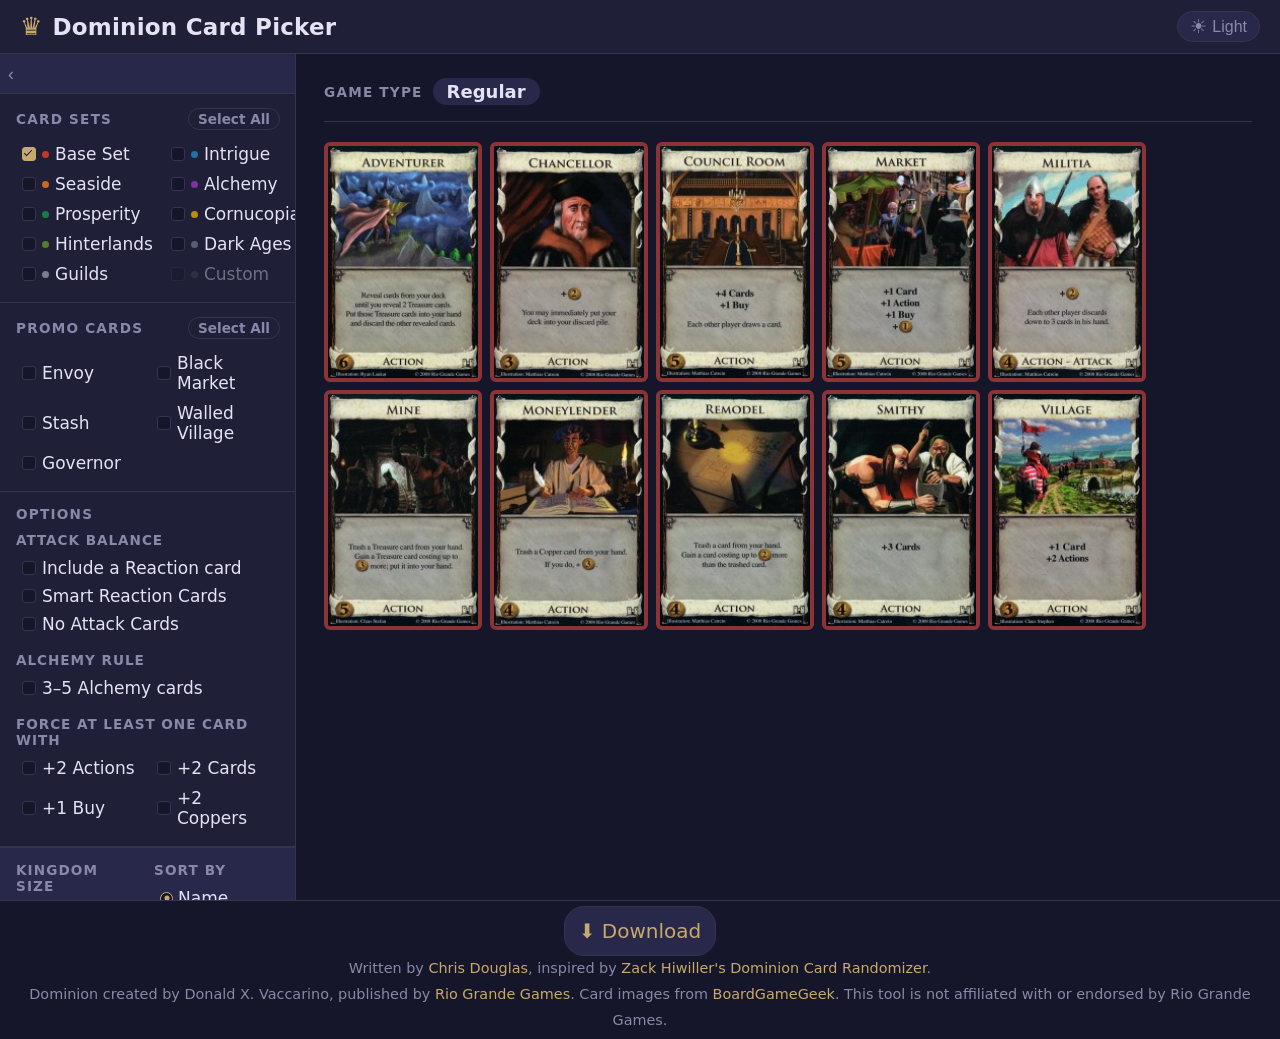
<file: index.html>
<!DOCTYPE html>
<html lang="en" data-theme="dark">
<head>
  <meta charset="UTF-8" />
  <meta name="viewport" content="width=device-width, initial-scale=1.0" />
  <title>Dominion Card Picker</title>
  <!-- Runs before CSS to prevent flash of wrong theme -->
  <script>
    (function () {
      const t = localStorage.getItem('dominion-theme');
      if (t) document.documentElement.setAttribute('data-theme', t);
    })();
  </script>
  <link rel="stylesheet" href="css/index.css" />
  <script src="js/card_data.js"></script>
  <script type="module" src="js/dominion_picker.js"></script>
</head>
<body>

  <header class="site-header">
    <div class="header-inner">
      <div class="header-brand">
        <span class="brand-icon" aria-hidden="true">♛</span>
        <h1>Dominion Card Picker</h1>
      </div>
      <button id="themeToggle" class="theme-toggle" type="button" aria-label="Switch to light mode">
        <span class="theme-icon">☀</span>
        <span class="theme-label">Light</span>
      </button>
    </div>
  </header>

  <div class="app-layout">

    <!-- ── Sidebar ── -->
    <div class="sidebar-track" id="sidebarTrack">
    <aside class="sidebar" id="sidebar">
      <button class="sidebar-toggle" id="sidebarToggle" type="button" aria-label="Toggle controls panel">
        <span class="sidebar-toggle-icon" aria-hidden="true">‹</span>
        <span class="sidebar-toggle-label">Controls</span>
      </button>
      <form name="controlForm" novalidate>

        <!-- Card Sets -->
        <section class="panel">
          <div class="panel-header">
            <h2 class="panel-title">Card Sets</h2>
            <label class="select-all-chip">
              <input type="checkbox" id="allSetsToggle" value="31" name="allSets" />
              <span id="allCardsText">Select All</span>
            </label>
          </div>
          <div class="checkbox-grid" id="cardSetGrid"></div>
        </section>

        <!-- Promo Cards -->
        <section class="panel">
          <div class="panel-header">
            <h2 class="panel-title">Promo Cards</h2>
            <label class="select-all-chip">
              <input type="checkbox" id="allPromosToggle" value="32" name="allSets" />
              <span id="allPromoCardsText">Select All</span>
            </label>
          </div>
          <div class="checkbox-grid checkbox-grid--promos">
            <label class="check-item">
              <input type="checkbox" name="envoy" value="20" />
              <span class="check-box"></span>Envoy
            </label>
            <label class="check-item">
              <input type="checkbox" name="blackMarket" value="21" />
              <span class="check-box"></span>Black Market
            </label>
            <label class="check-item">
              <input type="checkbox" name="stash" value="22" />
              <span class="check-box"></span>Stash
            </label>
            <label class="check-item">
              <input type="checkbox" name="walledvillage" value="23" />
              <span class="check-box"></span>Walled Village
            </label>
            <label class="check-item">
              <input type="checkbox" name="governor" value="24" />
              <span class="check-box"></span>Governor
            </label>
          </div>
        </section>

        <!-- Options -->
        <section class="panel">
          <h2 class="panel-title">Options</h2>

          <div class="option-group">
            <h3 class="option-group-title">Attack Balance</h3>
            <label class="check-item">
              <input type="checkbox" name="attackBalance" value="35" />
              <span class="check-box"></span>
              Include a Reaction card
            </label>
            <label class="check-item" title="Picks the reaction card that best counters the selected attack cards.">
              <input type="checkbox" name="smartAttackBalance" value="36" />
              <span class="check-box"></span>
              Smart Reaction Cards
            </label>
            <label class="check-item">
              <input type="checkbox" name="noAttack" value="40" />
              <span class="check-box"></span>
              No Attack Cards
            </label>
          </div>

          <div class="option-group">
            <h3 class="option-group-title">Alchemy Rule</h3>
            <label class="check-item" title="Applies the recommended 3–5 Alchemy card rule when Alchemy is selected.">
              <input type="checkbox" name="randomAlchemy" value="32" />
              <span class="check-box"></span>
              3–5 Alchemy cards
            </label>
          </div>

          <div class="option-group">
            <h3 class="option-group-title">Force at Least One Card With</h3>
            <div class="force-grid">
              <label class="check-item" title="Forces at least 1 card that grants +2 or more Actions.">
                <input type="checkbox" name="mustActions" value="50" />
                <span class="check-box"></span>+2 Actions
              </label>
              <label class="check-item" title="Forces at least 1 card that grants +2 or more Cards.">
                <input type="checkbox" name="mustCards" value="51" />
                <span class="check-box"></span>+2 Cards
              </label>
              <label class="check-item" title="Forces at least 1 card that grants +1 or more Buys.">
                <input type="checkbox" name="mustBuys" value="52" />
                <span class="check-box"></span>+1 Buy
              </label>
              <label class="check-item" title="Forces at least 1 card that grants +2 or more Coppers.">
                <input type="checkbox" name="mustCoppers" value="53" />
                <span class="check-box"></span>+2 Coppers
              </label>
            </div>
          </div>
        </section>

        <!-- Generate -->
        <section class="panel panel--generate">
          <div class="generate-controls">
            <div class="generate-count">
              <label class="field-label" for="numberOfCards">Kingdom Size</label>
              <select name="numberOfCards" id="numberOfCards">
                <option value="10" selected>10 cards</option>
                <option value="11">11 cards</option>
                <option value="12">12 cards</option>
                <option value="13">13 cards</option>
                <option value="14">14 cards</option>
                <option value="15">15 cards</option>
              </select>
            </div>
            <div class="sort-controls">
              <span class="field-label">Sort By</span>
              <div class="radio-group">
                <label class="radio-item">
                  <input type="radio" name="sortOption" value="0" checked />
                  <span class="radio-dot"></span>Name
                </label>
                <label class="radio-item">
                  <input type="radio" name="sortOption" value="1" />
                  <span class="radio-dot"></span>Cost
                </label>
                <label class="radio-item">
                  <input type="radio" name="sortOption" value="2" />
                  <span class="radio-dot"></span>Set
                </label>
              </div>
            </div>
          </div>
          <button type="button" id="newRandomBtn" class="btn-generate">
            New Random Kingdom
          </button>
        </section>

        <!-- Pre-generated Sets -->
        <section class="panel">
          <h2 class="panel-title">Pre-generated Sets</h2>
          <div id="preGenContainer" class="pregen-container" style="display:none"></div>
        </section>

      </form>
    </aside>
    </div><!-- /sidebar-track -->

    <!-- ── Output ── -->
    <main class="output-area">
      <div class="game-type-bar">
        <span class="game-type-label">Game Type</span>
        <span id="gameType" class="game-type-badge regular"></span>
      </div>
      <div id="content"></div>
    </main>

  </div>

  <footer class="site-footer">
    <p>
        <a href="./dominion_card_picker.zip" class="download-link" title="Download to run locally and use custom cards.">⬇ Download</a>
    </p>
    <p>
      Written by <a href="http://www.chrisdouglas.ca/games/dominion/" target="_blank" rel="noopener">Chris Douglas</a>,
      inspired by <a href="http://www.hiwiller.com/dominion/" target="_blank" rel="noopener">Zack Hiwiller's Dominion Card Randomizer</a>.<br />
      Dominion created by Donald X. Vaccarino, published by
      <a href="http://www.riograndegames.com/games.html?id=278" target="_blank" rel="noopener">Rio Grande Games</a>.
      Card images from <a href="http://www.boardgamegeek.com/boardgame/36218/dominion" target="_blank" rel="noopener">BoardGameGeek</a>.
      This tool is not affiliated with or endorsed by Rio Grande Games.
    </p>
  </footer>

</body>
</html>
</file>
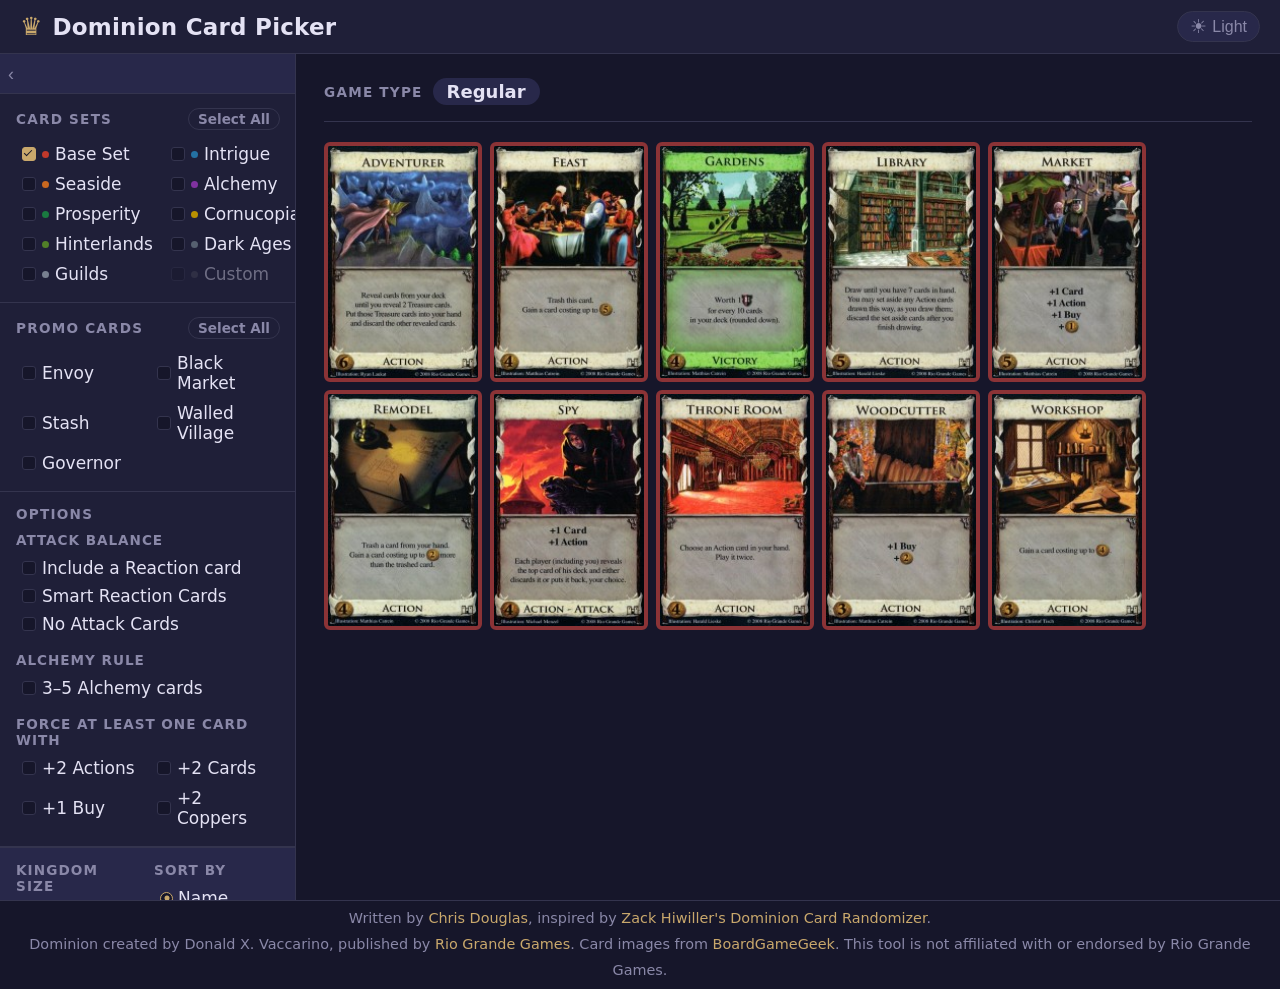
<file: dominion.html>
<!DOCTYPE html>
<html lang="en" data-theme="dark">
<head>
  <meta charset="UTF-8" />
  <meta name="viewport" content="width=device-width, initial-scale=1.0" />
  <title>Dominion Card Picker</title>
  <!-- Runs before CSS to prevent flash of wrong theme -->
  <script>
    (function () {
      const t = localStorage.getItem('dominion-theme');
      if (t) document.documentElement.setAttribute('data-theme', t);
    })();
  </script>
  <link rel="stylesheet" href="css/index.css" />
  <script src="js/card_data.js"></script>
  <script src="js/dominion_picker.js"></script>
</head>
<body>

  <header class="site-header">
    <div class="header-inner">
      <div class="header-brand">
        <span class="brand-icon" aria-hidden="true">♛</span>
        <h1>Dominion Card Picker</h1>
      </div>
      <button id="themeToggle" class="theme-toggle" type="button" aria-label="Switch to light mode">
        <span class="theme-icon">☀</span>
        <span class="theme-label">Light</span>
      </button>
    </div>
  </header>

  <div class="app-layout">

    <!-- ── Sidebar ── -->
    <div class="sidebar-track" id="sidebarTrack">
    <aside class="sidebar" id="sidebar">
      <button class="sidebar-toggle" id="sidebarToggle" type="button" aria-label="Toggle controls panel">
        <span class="sidebar-toggle-icon" aria-hidden="true">‹</span>
        <span class="sidebar-toggle-label">Controls</span>
      </button>
      <form name="controlForm" novalidate>

        <!-- Card Sets -->
        <section class="panel">
          <div class="panel-header">
            <h2 class="panel-title">Card Sets</h2>
            <label class="select-all-chip">
              <input type="checkbox" id="allSetsToggle" value="31" name="allSets" />
              <span id="allCardsText">Select All</span>
            </label>
          </div>
          <div class="checkbox-grid" id="cardSetGrid"></div>
        </section>

        <!-- Promo Cards -->
        <section class="panel">
          <div class="panel-header">
            <h2 class="panel-title">Promo Cards</h2>
            <label class="select-all-chip">
              <input type="checkbox" id="allPromosToggle" value="32" name="allSets" />
              <span id="allPromoCardsText">Select All</span>
            </label>
          </div>
          <div class="checkbox-grid checkbox-grid--promos">
            <label class="check-item">
              <input type="checkbox" name="envoy" value="20" />
              <span class="check-box"></span>Envoy
            </label>
            <label class="check-item">
              <input type="checkbox" name="blackMarket" value="21" />
              <span class="check-box"></span>Black Market
            </label>
            <label class="check-item">
              <input type="checkbox" name="stash" value="22" />
              <span class="check-box"></span>Stash
            </label>
            <label class="check-item">
              <input type="checkbox" name="walledvillage" value="23" />
              <span class="check-box"></span>Walled Village
            </label>
            <label class="check-item">
              <input type="checkbox" name="governor" value="24" />
              <span class="check-box"></span>Governor
            </label>
          </div>
        </section>

        <!-- Options -->
        <section class="panel">
          <h2 class="panel-title">Options</h2>

          <div class="option-group">
            <h3 class="option-group-title">Attack Balance</h3>
            <label class="check-item">
              <input type="checkbox" name="attackBalance" value="35" />
              <span class="check-box"></span>
              Include a Reaction card
            </label>
            <label class="check-item" title="Picks the reaction card that best counters the selected attack cards.">
              <input type="checkbox" name="smartAttackBalance" value="36" />
              <span class="check-box"></span>
              Smart Reaction Cards
            </label>
            <label class="check-item">
              <input type="checkbox" name="noAttack" value="40" />
              <span class="check-box"></span>
              No Attack Cards
            </label>
          </div>

          <div class="option-group">
            <h3 class="option-group-title">Alchemy Rule</h3>
            <label class="check-item" title="Applies the recommended 3–5 Alchemy card rule when Alchemy is selected.">
              <input type="checkbox" name="randomAlchemy" value="32" />
              <span class="check-box"></span>
              3–5 Alchemy cards
            </label>
          </div>

          <div class="option-group">
            <h3 class="option-group-title">Force at Least One Card With</h3>
            <div class="force-grid">
              <label class="check-item" title="Forces at least 1 card that grants +2 or more Actions.">
                <input type="checkbox" name="mustActions" value="50" />
                <span class="check-box"></span>+2 Actions
              </label>
              <label class="check-item" title="Forces at least 1 card that grants +2 or more Cards.">
                <input type="checkbox" name="mustCards" value="51" />
                <span class="check-box"></span>+2 Cards
              </label>
              <label class="check-item" title="Forces at least 1 card that grants +1 or more Buys.">
                <input type="checkbox" name="mustBuys" value="52" />
                <span class="check-box"></span>+1 Buy
              </label>
              <label class="check-item" title="Forces at least 1 card that grants +2 or more Coppers.">
                <input type="checkbox" name="mustCoppers" value="53" />
                <span class="check-box"></span>+2 Coppers
              </label>
            </div>
          </div>
        </section>

        <!-- Generate -->
        <section class="panel panel--generate">
          <div class="generate-controls">
            <div class="generate-count">
              <label class="field-label" for="numberOfCards">Kingdom Size</label>
              <select name="numberOfCards" id="numberOfCards">
                <option value="10" selected>10 cards</option>
                <option value="11">11 cards</option>
                <option value="12">12 cards</option>
                <option value="13">13 cards</option>
                <option value="14">14 cards</option>
                <option value="15">15 cards</option>
              </select>
            </div>
            <div class="sort-controls">
              <span class="field-label">Sort By</span>
              <div class="radio-group">
                <label class="radio-item">
                  <input type="radio" name="sortOption" value="0" checked />
                  <span class="radio-dot"></span>Name
                </label>
                <label class="radio-item">
                  <input type="radio" name="sortOption" value="1" />
                  <span class="radio-dot"></span>Cost
                </label>
                <label class="radio-item">
                  <input type="radio" name="sortOption" value="2" />
                  <span class="radio-dot"></span>Set
                </label>
              </div>
            </div>
          </div>
          <button type="button" id="newRandomBtn" class="btn-generate">
            New Random Kingdom
          </button>
        </section>

        <!-- Pre-generated Sets -->
        <section class="panel">
          <h2 class="panel-title">Pre-generated Sets</h2>
          <div id="preGenContainer" class="pregen-container" style="display:none"></div>
        </section>

      </form>
    </aside>
    </div><!-- /sidebar-track -->

    <!-- ── Output ── -->
    <main class="output-area">
      <div class="game-type-bar">
        <span class="game-type-label">Game Type</span>
        <span id="gameType" class="game-type-badge regular"></span>
      </div>
      <div id="content"></div>
    </main>

  </div>

  <footer class="site-footer">
    <p>
      Written by <a href="http://www.chrisdouglas.ca/games/dominion/" target="_blank" rel="noopener">Chris Douglas</a>,
      inspired by <a href="http://www.hiwiller.com/dominion/" target="_blank" rel="noopener">Zack Hiwiller's Dominion Card Randomizer</a>.<br />
      Dominion created by Donald X. Vaccarino, published by
      <a href="http://www.riograndegames.com/games.html?id=278" target="_blank" rel="noopener">Rio Grande Games</a>.
      Card images from <a href="http://www.boardgamegeek.com/boardgame/36218/dominion" target="_blank" rel="noopener">BoardGameGeek</a>.
      This tool is not affiliated with or endorsed by Rio Grande Games.
    </p>
  </footer>

</body>
</html>
</file>
<file: css/index.css>
/* ----------------------------------------------------
   Dominion Card Picker — index.css
   Theme: dark (default) | light  →  [data-theme="light"] on <html>
   Sidebar: collapses left on desktop, collapses up on mobile
   ---------------------------------------------------- */

/* ── Reset ── */
*, *::before, *::after { box-sizing: border-box; margin: 0; padding: 0; }
html { font-size: 20px; }

/* ----------------------------------------------------
   Theme Variables
   ---------------------------------------------------- */

/* Dark (default) */
:root {
  --bg:                #16162a;
  --bg-surface:        #1f1f38;
  --bg-elevated:       #28284a;
  --bg-hover:          #31315a;
  --text:              #e4e2f4;
  --text-muted:        #8a88a8;
  --accent:            #c9a86c;
  --accent-hover:      #dfc08a;
  --accent-text:       #16162a;
  --border:            #34344e;
  --input-bg:          #16162a;
  --shadow-sm:         0 1px 4px rgba(0,0,0,.4);
  --shadow:            0 4px 16px rgba(0,0,0,.55);
  --shadow-card:       0 8px 28px rgba(0,0,0,.65);
  --radius:            8px;
  --radius-sm:         4px;
  --radius-pill:       20px;
  --transition:        160ms ease;
  --sidebar-w:         296px;
  --sidebar-strip:     28px;  /* collapsed width on desktop */
  --toggle-h:          40px;  /* height of sidebar toggle bar */
  --header-h:          54px;
  --color-special:     #e87858;
}

/* Light (parchment) */
[data-theme="light"] {
  --bg:                #ede8d8;
  --bg-surface:        #f6f2e6;
  --bg-elevated:       #e8e2cc;
  --bg-hover:          #ddd7c0;
  --text:              #26200e;
  --text-muted:        #6a5c3e;
  --accent:            #7b3f00;
  --accent-hover:      #9a5218;
  --accent-text:       #f6f2e6;
  --border:            #cec4a4;
  --input-bg:          #f6f2e6;
  --shadow-sm:         0 1px 4px rgba(0,0,0,.12);
  --shadow:            0 4px 16px rgba(0,0,0,.16);
  --shadow-card:       0 8px 28px rgba(0,0,0,.22);
  --color-special:     #b83020;
}

/* Card set palette — same on both themes */
:root {
  --set-base:        #c0392b;
  --set-intrigue:    #2471a3;
  --set-seaside:     #c96820;
  --set-alchemy:     #8032a0;
  --set-prosperity:  #1a7a40;
  --set-cornucopia:  #b89000;
  --set-hinterlands: #518028;
  --set-darkages:    #566070;
  --set-guilds:      #788090;
  --set-custom:      #484858;
}

/* ----------------------------------------------------
   Base
   ---------------------------------------------------- */
body {
  font-family: system-ui, -apple-system, 'Segoe UI', Roboto, sans-serif;
  background: var(--bg);
  color: var(--text);
  min-height: 100vh;
  display: flex;
  flex-direction: column;
  transition: background var(--transition), color var(--transition);
}
a { color: var(--accent); text-decoration: none; }
a:hover { text-decoration: underline; }

/* ----------------------------------------------------
   Header
   ---------------------------------------------------- */
.site-header {
  height: var(--header-h);
  background: var(--bg-surface);
  border-bottom: 1px solid var(--border);
  position: sticky;
  top: 0;
  z-index: 100;
  flex-shrink: 0;
  transition: background var(--transition), border-color var(--transition);
}
.header-inner {
  max-width: 1800px;
  margin: 0 auto;
  padding: 0 20px;
  height: 100%;
  display: flex;
  align-items: center;
  justify-content: space-between;
}
.header-brand { display: flex; align-items: center; gap: 10px; }
.brand-icon   { font-size: 1.25rem; color: var(--accent); line-height: 1; }
h1 { font-size: 1.15rem; font-weight: 600; letter-spacing: .01em; }

.theme-toggle {
  display: flex;
  align-items: center;
  gap: 5px;
  padding: 5px 12px;
  background: var(--bg-elevated);
  border: 1px solid var(--border);
  border-radius: var(--radius-pill);
  color: var(--text-muted);
  font-size: .8rem;
  cursor: pointer;
  transition: all var(--transition);
}
.theme-toggle:hover { border-color: var(--accent); color: var(--accent); }
.theme-icon { font-size: .95rem; line-height: 1; }

/* ----------------------------------------------------
   App layout  (flex; sidebar-track collapses)
   ---------------------------------------------------- */
.app-layout {
  display: flex;
  flex: 1;
  align-items: stretch;
  max-width: 1800px;
  margin: 0 auto;
  width: 100%;
}

/* ----------------------------------------------------
   Sidebar track — handles clipping + width transition
   ---------------------------------------------------- */
.sidebar-track {
  flex-shrink: 0;
  width: var(--sidebar-w);
  overflow: hidden;                              /* clips sidebar during collapse */
  border-right: 1px solid var(--border);
  transition: width 260ms cubic-bezier(.4,0,.2,1),
              border-color var(--transition);
}
.sidebar-track.collapsed {
  width: var(--sidebar-strip);
}

/* ── Sidebar — sticky scroller inside the track ── */
.sidebar {
  width: var(--sidebar-w);                       /* fixed; gets clipped by track */
  min-height: 100%;
  background: var(--bg-surface);
  position: sticky;
  top: var(--header-h);
  max-height: calc(100vh - var(--header-h));
  overflow-y: auto;
  overflow-x: hidden;
  display: flex;
  flex-direction: column;
  transition: background var(--transition);
}
.sidebar::-webkit-scrollbar { width: 3px; }
.sidebar::-webkit-scrollbar-track { background: transparent; }
.sidebar::-webkit-scrollbar-thumb { background: var(--border); border-radius: 2px; }

/* ── Sidebar toggle button ── */
.sidebar-toggle {
  width: 100%;
  height: var(--toggle-h);
  display: flex;
  align-items: center;
  gap: 9px;
  padding: 0 10px 0 8px;
  background: var(--bg-elevated);
  border: none;
  border-bottom: 1px solid var(--border);
  color: var(--text-muted);
  font-size: .82rem;
  cursor: pointer;
  flex-shrink: 0;
  white-space: nowrap;
  position: sticky;
  top: 0;
  z-index: 10;
  transition: background var(--transition), color var(--transition);
}
.sidebar-toggle:hover { background: var(--bg-hover); color: var(--text); }

.sidebar-toggle-icon {
  font-size: .9rem;
  line-height: 1;
  flex-shrink: 0;
  transition: transform 260ms cubic-bezier(.4,0,.2,1);
}

/* ----------------------------------------------------
   Desktop collapse  (> 780px) — slides left
   ---------------------------------------------------- */
@media (min-width: 781px) {
  .sidebar-toggle-label { display: none; }

  /* ‹ default (collapse left) → rotates to › on collapse */
  .sidebar-track.collapsed .sidebar-toggle-icon {
    transform: rotate(180deg);
  }

  /* Hide form content when collapsed; sticky breaks overflow:hidden clipping */
  .sidebar-track.collapsed form[name="controlForm"] {
    display: none;
  }
}

/* ----------------------------------------------------
   Mobile collapse  (≤ 780px) — collapses up
   Collapse is applied to the form (not the track) so the
   sticky toggle button remains visible during page scroll.
   ---------------------------------------------------- */
@media (max-width: 780px) {
  .app-layout { flex-direction: column; }

  .sidebar-track {
    width: 100%;
    border-right: none;
    border-bottom: 1px solid var(--border);
    /* CRITICAL: override desktop's overflow:hidden. A non-scrolling
       overflow:hidden ancestor traps position:sticky descendants. */
    overflow: visible;
    transition: border-color var(--transition);
  }
  .sidebar-track.collapsed {
    width: 100%;
  }

  .sidebar {
    width: 100%;
    position: static;
    max-height: none;
    overflow-y: visible;
    overflow-x: visible;
    display: block;                              /* break flex so sticky works */
    min-height: 0;
  }

  /* Toggle sticks to viewport top while user scrolls controls */
  .sidebar-toggle {
    position: sticky;
    top: var(--header-h);
    z-index: 20;
    box-shadow: 0 2px 6px rgba(0,0,0,.35);
  }

  /* Form collapses instead of the track.
     No overflow:hidden here — it would create a new sticky scroll
     context and trap the toggle.  Collapse via transform+max-height
     with overflow:clip (which, unlike hidden, does NOT create a
     scroll container so sticky escapes to the viewport). */
  .sidebar-track form[name="controlForm"] {
    overflow: clip;
    max-height: 4000px;
    transition: max-height 400ms cubic-bezier(.4,0,.2,1);
  }
  .sidebar-track.collapsed form[name="controlForm"] {
    max-height: 0;
  }

  /* ‹ rotated to point UP (∧) — indicates will collapse upward */
  .sidebar-toggle-icon { transform: rotate(-90deg); }
  /* collapsed → points DOWN (∨) */
  .sidebar-track.collapsed .sidebar-toggle-icon { transform: rotate(90deg); }
}

/* ----------------------------------------------------
   Panels
   ---------------------------------------------------- */
.panel {
  padding: 14px 16px;
  border-bottom: 1px solid var(--border);
}
.panel--generate {
  background: var(--bg-elevated);
  border-top: 1px solid var(--border);
}
.panel-header {
  display: flex;
  align-items: center;
  justify-content: space-between;
  margin-bottom: 10px;
}
.panel-title {
  font-size: .68rem;
  font-weight: 700;
  letter-spacing: .09em;
  text-transform: uppercase;
  color: var(--text-muted);
}
.panel > .panel-title { margin-bottom: 10px; }

/* ----------------------------------------------------
   Checkbox grid
   ---------------------------------------------------- */
.checkbox-grid {
  display: grid;
  grid-template-columns: 1fr 1fr;
  gap: 2px 6px;
}
.checkbox-grid--promos { grid-template-columns: 1fr 1fr; }

/* ── Check items ── */
.check-item {
  display: flex;
  align-items: center;
  gap: 6px;
  padding: 4px 6px;
  border-radius: var(--radius-sm);
  font-size: .85rem;
  cursor: pointer;
  user-select: none;
  transition: background var(--transition);
}
.check-item:hover { background: var(--bg-hover); }
.check-item input[type="checkbox"] {
  position: absolute; opacity: 0; width: 0; height: 0; pointer-events: none;
}
.check-box {
  width: 14px; height: 14px; min-width: 14px;
  border: 1.5px solid var(--border);
  border-radius: 3px;
  background: var(--input-bg);
  position: relative;
  transition: all var(--transition);
  flex-shrink: 0;
}
.check-item input[type="checkbox"]:checked ~ .check-box {
  background: var(--accent);
  border-color: var(--accent);
}
.check-item input[type="checkbox"]:checked ~ .check-box::after {
  content: '';
  position: absolute;
  left: 3px; top: 0;
  width: 4px; height: 8px;
  border: 1.5px solid var(--accent-text);
  border-top: none; border-left: none;
  transform: rotate(45deg);
}
.check-item input[type="checkbox"]:focus-visible ~ .check-box {
  outline: 2px solid var(--accent);
  outline-offset: 2px;
}
.check-item:has(input[type="checkbox"]:disabled) {
  opacity: 0.4;
  cursor: not-allowed;
  pointer-events: none;
}

/* ── Select-all chip ── */
.select-all-chip {
  display: flex;
  align-items: center;
  cursor: pointer;
  user-select: none;
}
.select-all-chip input[type="checkbox"] {
  position: absolute; opacity: 0; width: 0; height: 0;
}
.select-all-chip span {
  font-size: .68rem;
  font-weight: 600;
  padding: 2px 9px;
  border: 1px solid var(--border);
  border-radius: var(--radius-pill);
  color: var(--text-muted);
  transition: all var(--transition);
}
.select-all-chip:hover span { border-color: var(--accent); color: var(--accent); }

/* ── Set color dots ── */
.set-dot {
  width: 7px; height: 7px; min-width: 7px;
  border-radius: 50%;
  flex-shrink: 0;
}
.set-dot[data-set="base"]        { background: var(--set-base); }
.set-dot[data-set="intrigue"]    { background: var(--set-intrigue); }
.set-dot[data-set="seaside"]     { background: var(--set-seaside); }
.set-dot[data-set="alchemy"]     { background: var(--set-alchemy); }
.set-dot[data-set="prosperity"]  { background: var(--set-prosperity); }
.set-dot[data-set="cornucopia"]  { background: var(--set-cornucopia); }
.set-dot[data-set="hinterlands"] { background: var(--set-hinterlands); }
.set-dot[data-set="darkages"]    { background: var(--set-darkages); }
.set-dot[data-set="guilds"]      { background: var(--set-guilds); }
.set-dot[data-set="custom"]      { background: var(--set-custom); }

/* ----------------------------------------------------
   Options
   ---------------------------------------------------- */
.option-group { margin-bottom: 14px; }
.option-group:last-child { margin-bottom: 0; }
.option-group-title {
  font-size: .68rem;
  font-weight: 700;
  letter-spacing: .07em;
  text-transform: uppercase;
  color: var(--text-muted);
  margin-bottom: 6px;
}
.force-grid {
  display: grid;
  grid-template-columns: 1fr 1fr;
  gap: 2px 6px;
}

/* ----------------------------------------------------
   Radio buttons
   ---------------------------------------------------- */
.radio-group { display: flex; gap: 2px; flex-wrap: wrap; }
.radio-item {
  display: flex;
  align-items: center;
  gap: 5px;
  padding: 4px 6px;
  border-radius: var(--radius-sm);
  font-size: .85rem;
  cursor: pointer;
  user-select: none;
  transition: background var(--transition);
}
.radio-item:hover { background: var(--bg-hover); }
.radio-item input[type="radio"] {
  position: absolute; opacity: 0; width: 0; height: 0;
}
.radio-dot {
  width: 13px; height: 13px; min-width: 13px;
  border: 1.5px solid var(--border);
  border-radius: 50%;
  background: var(--input-bg);
  position: relative;
  flex-shrink: 0;
  transition: border-color var(--transition);
}
.radio-item input[type="radio"]:checked ~ .radio-dot { border-color: var(--accent); }
.radio-item input[type="radio"]:checked ~ .radio-dot::after {
  content: '';
  position: absolute;
  left: 50%; top: 50%;
  transform: translate(-50%,-50%);
  width: 5px; height: 5px;
  border-radius: 50%;
  background: var(--accent);
}

/* ----------------------------------------------------
   Generate controls
   ---------------------------------------------------- */
.generate-controls { display: flex; gap: 12px; margin-bottom: 14px; }
.generate-count, .sort-controls { flex: 1; }
.field-label {
  display: block;
  font-size: .68rem;
  font-weight: 700;
  letter-spacing: .08em;
  text-transform: uppercase;
  color: var(--text-muted);
  margin-bottom: 6px;
}
select {
  width: 100%;
  appearance: none;
  background: var(--input-bg)
    url("data:image/svg+xml,%3Csvg xmlns='http://www.w3.org/2000/svg' width='10' height='6'%3E%3Cpath d='M0 0l5 6 5-6z' fill='%23888'/%3E%3C/svg%3E")
    no-repeat right 10px center;
  border: 1px solid var(--border);
  border-radius: var(--radius-sm);
  color: var(--text);
  padding: 6px 28px 6px 10px;
  font-size: .85rem;
  cursor: pointer;
  transition: border-color var(--transition);
}
select:hover, select:focus { border-color: var(--accent); outline: none; }

.btn-generate {
  width: 100%;
  padding: 11px;
  background: var(--accent);
  color: var(--accent-text);
  border: none;
  border-radius: var(--radius);
  font-size: .95rem;
  font-weight: 700;
  letter-spacing: .02em;
  cursor: pointer;
  transition: background var(--transition), transform var(--transition);
}
.btn-generate:hover { background: var(--accent-hover); transform: translateY(-1px); }
.btn-generate:active { transform: none; }

/* ── Pre-gen ── */
.pregen-container {
  flex-direction: column;
  gap: 8px;
}
.pregen-container input[type="button"] {
  align-self: flex-start;
  padding: 6px 16px;
  background: var(--bg-elevated);
  border: 1px solid var(--border);
  border-radius: var(--radius-sm);
  color: var(--text);
  font-size: .85rem;
  cursor: pointer;
  transition: all var(--transition);
}
.pregen-container input[type="button"]:hover { border-color: var(--accent); color: var(--accent); }

/* ----------------------------------------------------
   Output area
   ---------------------------------------------------- */
.output-area {
  flex: 1;
  min-width: 0;
  padding: 24px 28px;
}

.game-type-bar {
  display: flex;
  align-items: center;
  gap: 10px;
  margin-bottom: 20px;
  padding-bottom: 16px;
  border-bottom: 1px solid var(--border);
  min-height: 38px;
}
.game-type-label {
  font-size: .68rem;
  font-weight: 700;
  letter-spacing: .09em;
  text-transform: uppercase;
  color: var(--text-muted);
}
.game-type-badge {
  font-size: .9rem;
  font-weight: 700;
  padding: 3px 14px;
  border-radius: var(--radius-pill);
  transition: all var(--transition);
}
.game-type-badge:empty { display: none; }
.game-type-badge.regular {
  background: var(--bg-elevated);
  color: var(--text);
}
.game-type-badge.red {
  background: color-mix(in srgb, var(--color-special) 14%, transparent);
  color: var(--color-special);
  border: 1px solid color-mix(in srgb, var(--color-special) 30%, transparent);
}

/* ----------------------------------------------------
   Card grid
   ---------------------------------------------------- */
.card-grid {
  display: grid;
  grid-template-columns: repeat(auto-fill, 158px); /* 150px image + 4px border each side */
  gap: 8px;
  margin-bottom: 24px;
  max-width: 822px; /* 5 × 158px + 4 × 8px gap */
}
.card-cell {
  width: 158px;
  height: 240px; /* 232px image + 4px border each side */
  border-radius: 6px;
  overflow: hidden;
  position: relative;
  border: 4px solid transparent;
  transition: transform 160ms ease, box-shadow 160ms ease;
  cursor: default;
}
.card-cell:hover {
  transform: translateY(-6px);
  box-shadow: var(--shadow-card);
  z-index: 2;
}
.card-cell img { display: block; width: 100%; height: 100%; object-fit: cover; }
.card-cell.custom {
  display: flex;
  align-items: flex-start;
  padding: 10px;
  font-size: .8rem;
  line-height: 1.5;
  color: #fff;
  background-size: cover;
  background-position: center;
}

/* Set-colored borders — muted on dark (default), full saturation on light */
.set-base        { border-color: color-mix(in srgb, var(--set-base) 65%, var(--bg-elevated)); }
.set-intrigue    { border-color: color-mix(in srgb, var(--set-intrigue) 65%, var(--bg-elevated)); }
.set-seaside     { border-color: color-mix(in srgb, var(--set-seaside) 65%, var(--bg-elevated)); }
.set-alchemy     { border-color: color-mix(in srgb, var(--set-alchemy) 65%, var(--bg-elevated)); }
.set-prosperity  { border-color: color-mix(in srgb, var(--set-prosperity) 65%, var(--bg-elevated)); }
.set-cornucopia  { border-color: color-mix(in srgb, var(--set-cornucopia) 65%, var(--bg-elevated)); }
.set-hinterlands { border-color: color-mix(in srgb, var(--set-hinterlands) 65%, var(--bg-elevated)); }
.set-darkages    { border-color: color-mix(in srgb, var(--set-darkages) 65%, var(--bg-elevated)); }
.set-guilds      { border-color: color-mix(in srgb, var(--set-guilds) 65%, var(--bg-elevated)); }
.set-custom      { border-color: color-mix(in srgb, var(--set-custom) 65%, var(--bg-elevated)); }

/* Light theme: full-saturation borders */
[data-theme="light"] .set-base        { border-color: var(--set-base); }
[data-theme="light"] .set-intrigue    { border-color: var(--set-intrigue); }
[data-theme="light"] .set-seaside     { border-color: var(--set-seaside); }
[data-theme="light"] .set-alchemy     { border-color: var(--set-alchemy); }
[data-theme="light"] .set-prosperity  { border-color: var(--set-prosperity); }
[data-theme="light"] .set-cornucopia  { border-color: var(--set-cornucopia); }
[data-theme="light"] .set-hinterlands { border-color: var(--set-hinterlands); }
[data-theme="light"] .set-darkages    { border-color: var(--set-darkages); }
[data-theme="light"] .set-guilds      { border-color: var(--set-guilds); }
[data-theme="light"] .set-custom      { border-color: var(--set-custom); }

/* ── Bane pile ── */
.bane-section { margin-top: 4px; }
.bane-label {
  font-size: .68rem;
  font-weight: 700;
  letter-spacing: .09em;
  text-transform: uppercase;
  color: var(--text-muted);
  margin-bottom: 8px;
}
.bane-card { display: inline-block; }

/* ----------------------------------------------------
   Footer
   ---------------------------------------------------- */
.site-footer {
  border-top: 1px solid var(--border);
  padding: 5px 24px;
  font-size: .72rem;
  color: var(--text-muted);
  text-align: center;
  line-height: 1.8;
  flex-shrink: 0;
}

.download-link {
  display: inline-block;
  margin-top: 0px;
  padding: 6px 14px;
  background: var(--bg-elevated);
  border: 1px solid var(--border);
  border-radius: var(--radius-pill);
  color: var(--accent);
  font-weight: 500;
  text-decoration: none;
  transition: all var(--transition);
  font-size: 1rem;
}
.download-link:hover {
  background: var(--bg-hover);
  border-color: var(--accent);
}

/* ----------------------------------------------------
   Mid-width adjustment  (1024px)
   ---------------------------------------------------- */
@media (max-width: 1024px) {
  :root { --sidebar-w: 264px; }
}
</file>
